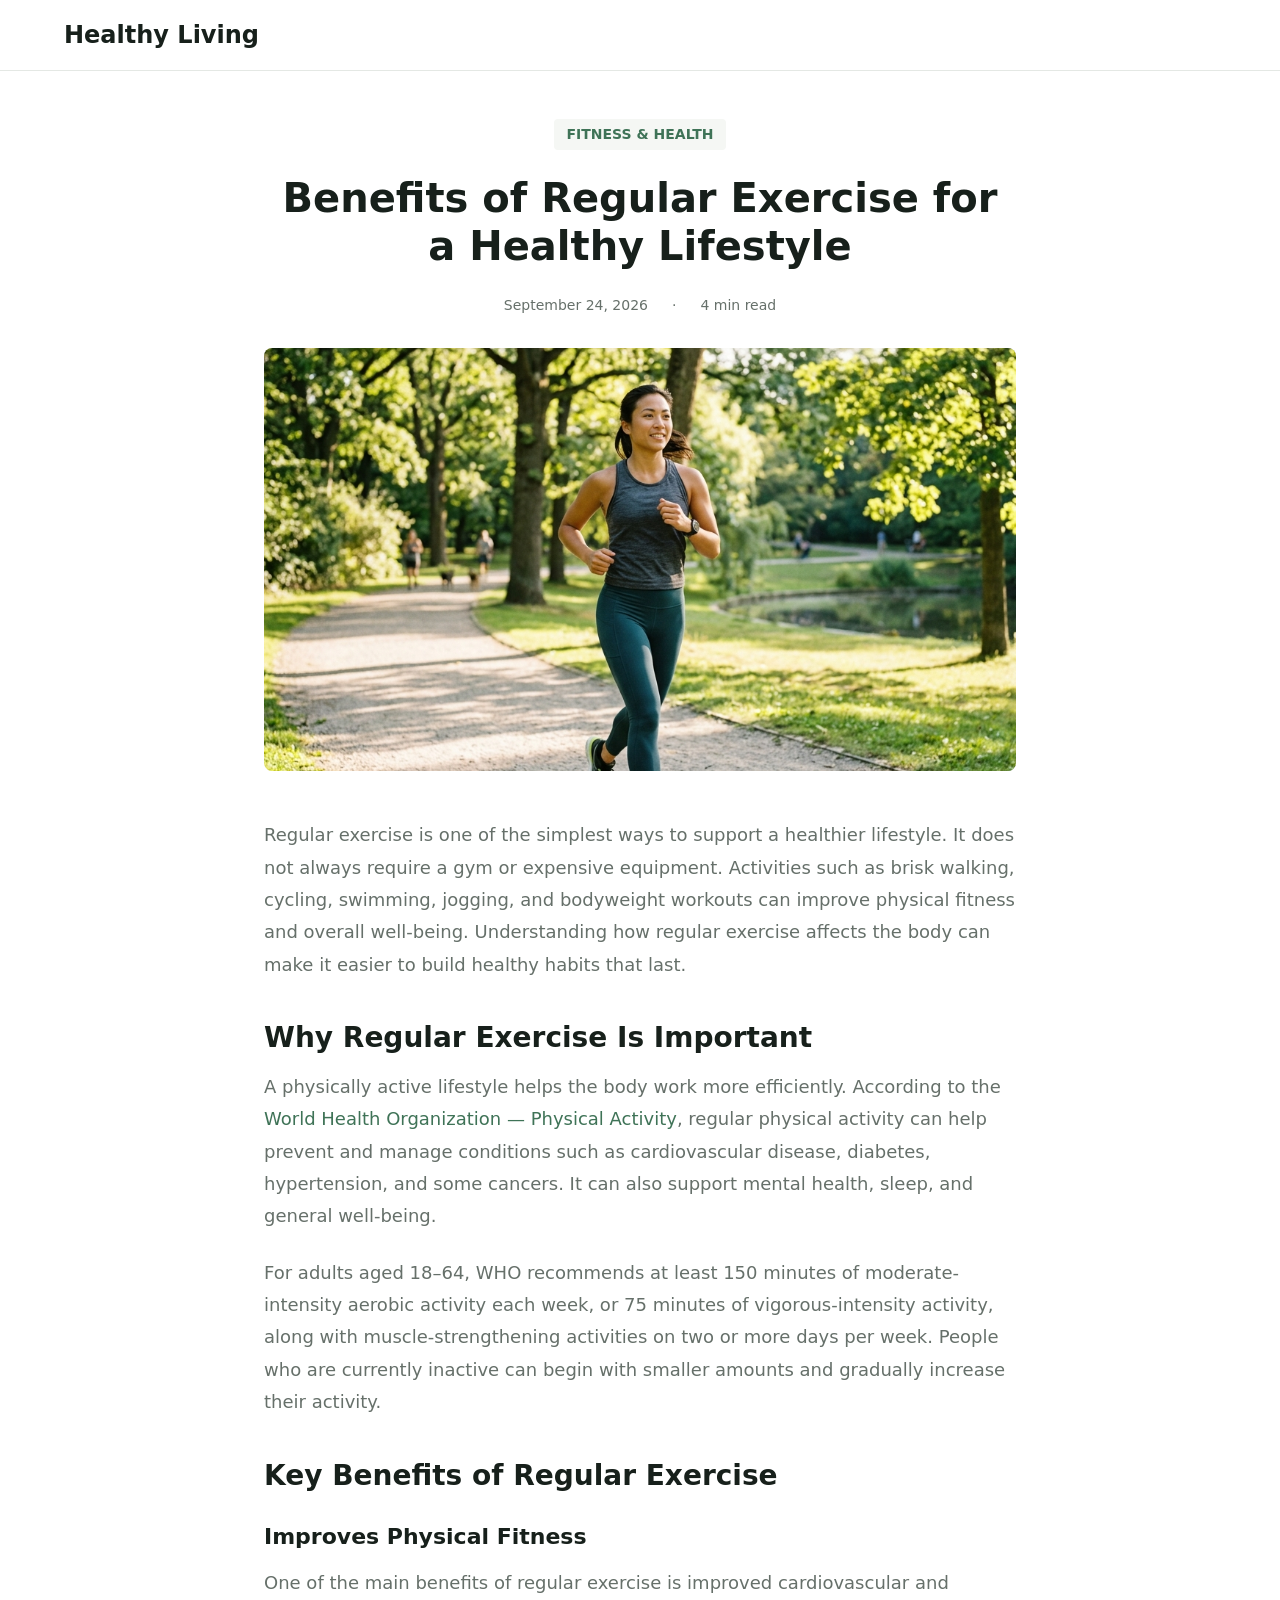
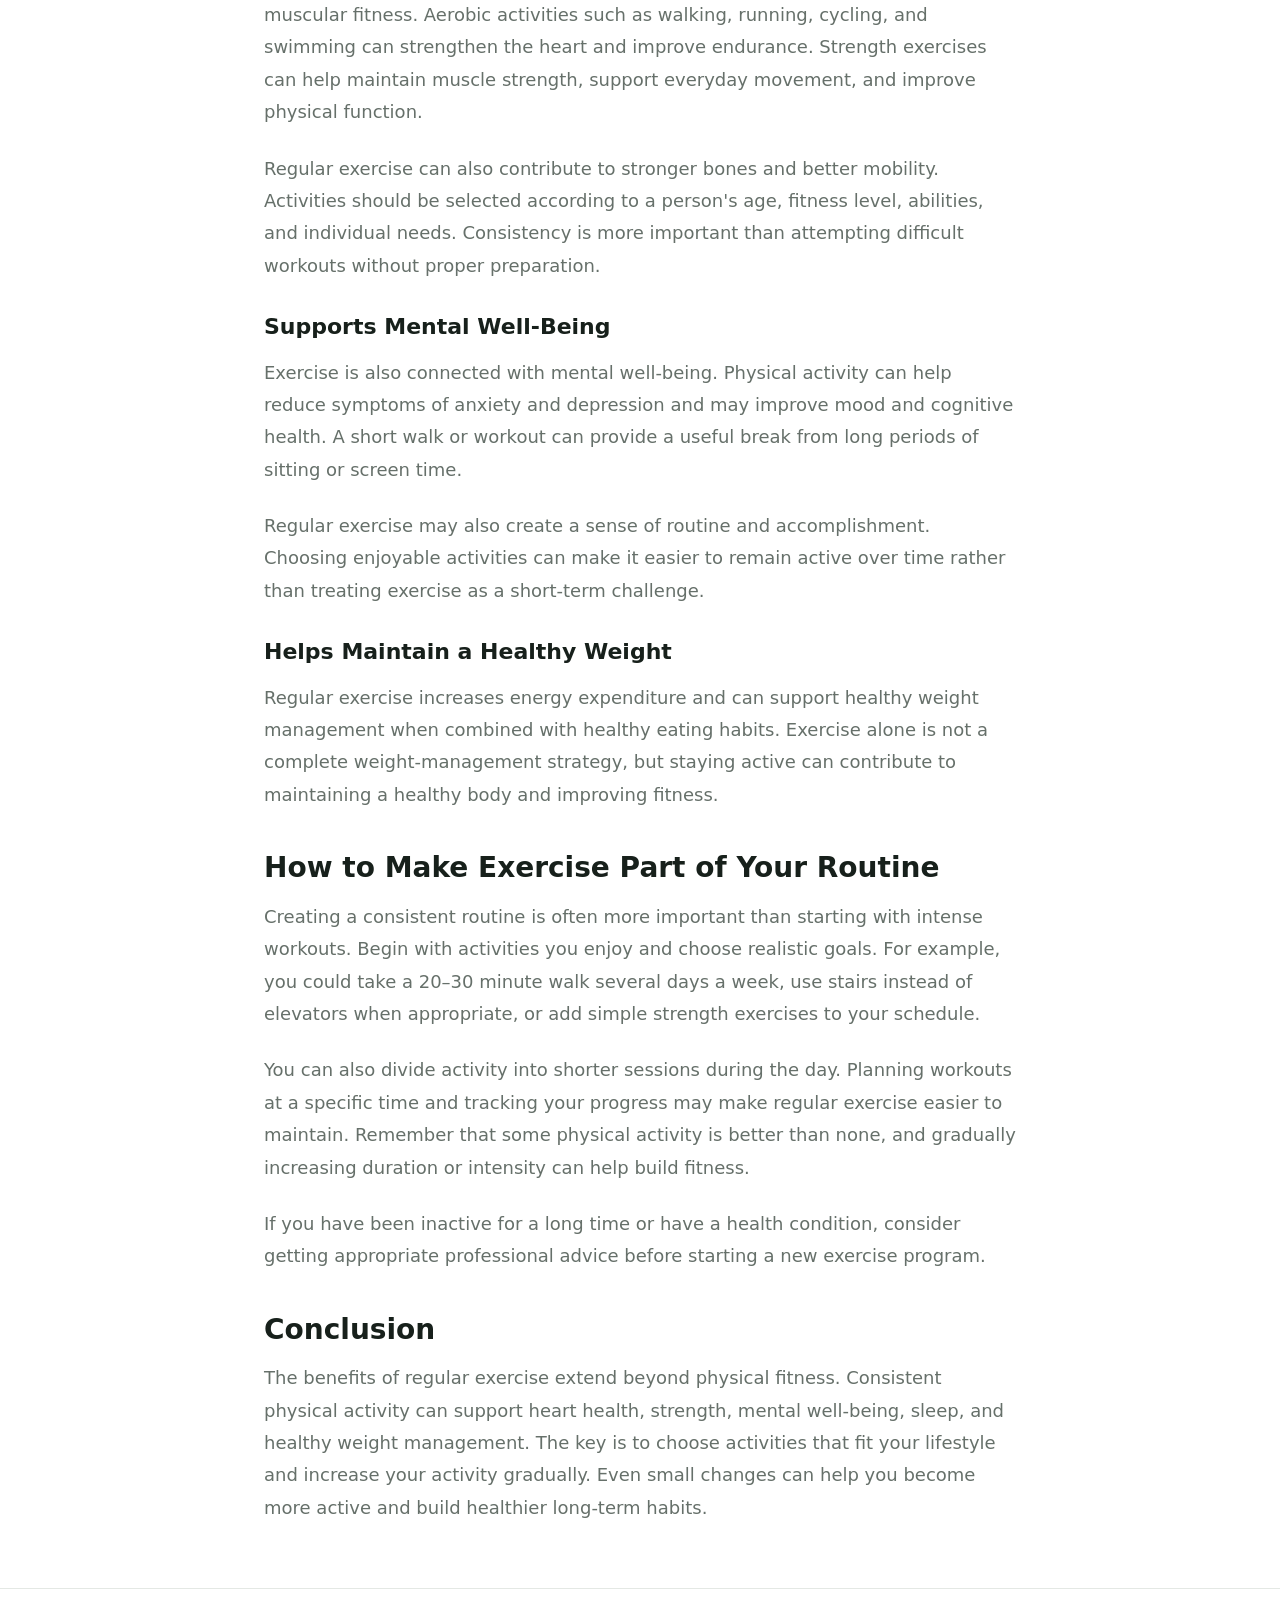
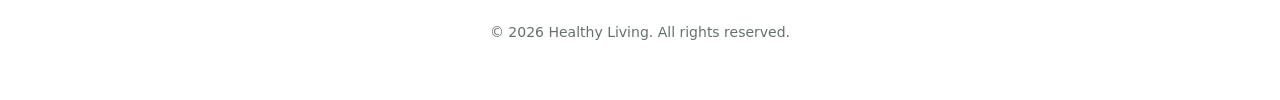
<file: index.html>
<!DOCTYPE html>
<html lang="en">
<head>
  <meta charset="UTF-8">
  <meta name="viewport" content="width=device-width, initial-scale=1.0">
  <title>Benefits of Regular Exercise for a Healthy Lifestyle</title>
  <meta name="description" content="Discover the benefits of regular exercise and learn how physical activity can improve fitness, mental well-being, and overall health.">
  <link rel="canonical" href="https://ishowdrift.github.io/seo-fitness-blog/">
  
  <link rel="stylesheet" href="assets/css/style.css">
  
  <!-- Open Graph -->
  <meta property="og:title" content="Benefits of Regular Exercise for a Healthy Lifestyle">
  <meta property="og:description" content="Discover the benefits of regular exercise and learn how physical activity can improve fitness, mental well-being, and overall health.">
  <meta property="og:url" content="https://ishowdrift.github.io/seo-fitness-blog/">
  <meta property="og:type" content="article">
  <meta property="og:image" content="https://ishowdrift.github.io/seo-fitness-blog/assets/images/exercise.jpg">
  
  <!-- Twitter Card -->
  <meta name="twitter:card" content="summary_large_image">
  <meta name="twitter:title" content="Benefits of Regular Exercise for a Healthy Lifestyle">
  <meta name="twitter:description" content="Discover the benefits of regular exercise and learn how physical activity can improve fitness, mental well-being, and overall health.">
  <meta name="twitter:image" content="https://ishowdrift.github.io/seo-fitness-blog/assets/images/exercise.jpg">
  
  <meta name="robots" content="index, follow">

  <!-- Structured Data JSON-LD -->
  <script type="application/ld+json">
  {
    "@context": "https://schema.org",
    "@type": "BlogPosting",
    "headline": "Benefits of Regular Exercise for a Healthy Lifestyle",
    "description": "Discover the benefits of regular exercise and learn how physical activity can improve fitness, mental well-being, and overall health.",
    "image": "https://ishowdrift.github.io/seo-fitness-blog/assets/images/exercise.jpg",
    "author": {
      "@type": "Organization",
      "name": "Healthy Living"
    },
    "publisher": {
      "@type": "Organization",
      "name": "Healthy Living",
      "logo": {
        "@type": "ImageObject",
        "url": "https://ishowdrift.github.io/seo-fitness-blog/assets/images/exercise.jpg"
      }
    },
    "datePublished": "2026-09-24",
    "dateModified": "2026-09-24",
    "mainEntityOfPage": {
      "@type": "WebPage",
      "@id": "https://ishowdrift.github.io/seo-fitness-blog/"
    }
  }
  </script>
</head>
<body>

  <header class="site-header">
    <div class="container header-inner">
      <a href="index.html" class="brand">Healthy Living</a>
    </div>
  </header>

  <main>
    <article class="article-container">
      <header class="article-header">
        <span class="category-label">FITNESS & HEALTH</span>
        <h1>Benefits of Regular Exercise for a Healthy Lifestyle</h1>
        <div class="article-meta">
          <span>September 24, 2026</span>
          <span>&middot;</span>
          <span>4 min read</span>
        </div>
      </header>

      <div class="hero-image-container">
        <img src="assets/images/exercise.jpg" alt="Person doing regular exercise for a healthy lifestyle" width="800" height="450" loading="eager">
      </div>

      <div class="article-content">
        <p>Regular exercise is one of the simplest ways to support a healthier lifestyle. It does not always require a gym or expensive equipment. Activities such as brisk walking, cycling, swimming, jogging, and bodyweight workouts can improve physical fitness and overall well-being. Understanding how regular exercise affects the body can make it easier to build healthy habits that last.</p>

        <h2>Why Regular Exercise Is Important</h2>
        <p>A physically active lifestyle helps the body work more efficiently. According to the <a href="https://www.who.int/news-room/fact-sheets/detail/physical-activity" target="_blank" rel="noopener noreferrer">World Health Organization — Physical Activity</a>, regular physical activity can help prevent and manage conditions such as cardiovascular disease, diabetes, hypertension, and some cancers. It can also support mental health, sleep, and general well-being.</p>
        <p>For adults aged 18–64, WHO recommends at least 150 minutes of moderate-intensity aerobic activity each week, or 75 minutes of vigorous-intensity activity, along with muscle-strengthening activities on two or more days per week. People who are currently inactive can begin with smaller amounts and gradually increase their activity.</p>

        <h2>Key Benefits of Regular Exercise</h2>
        
        <h3>Improves Physical Fitness</h3>
        <p>One of the main benefits of regular exercise is improved cardiovascular and muscular fitness. Aerobic activities such as walking, running, cycling, and swimming can strengthen the heart and improve endurance. Strength exercises can help maintain muscle strength, support everyday movement, and improve physical function.</p>
        <p>Regular exercise can also contribute to stronger bones and better mobility. Activities should be selected according to a person's age, fitness level, abilities, and individual needs. Consistency is more important than attempting difficult workouts without proper preparation.</p>

        <h3>Supports Mental Well-Being</h3>
        <p>Exercise is also connected with mental well-being. Physical activity can help reduce symptoms of anxiety and depression and may improve mood and cognitive health. A short walk or workout can provide a useful break from long periods of sitting or screen time.</p>
        <p>Regular exercise may also create a sense of routine and accomplishment. Choosing enjoyable activities can make it easier to remain active over time rather than treating exercise as a short-term challenge.</p>

        <h3>Helps Maintain a Healthy Weight</h3>
        <p>Regular exercise increases energy expenditure and can support healthy weight management when combined with healthy eating habits. Exercise alone is not a complete weight-management strategy, but staying active can contribute to maintaining a healthy body and improving fitness.</p>

        <h2>How to Make Exercise Part of Your Routine</h2>
        <p>Creating a consistent routine is often more important than starting with intense workouts. Begin with activities you enjoy and choose realistic goals. For example, you could take a 20–30 minute walk several days a week, use stairs instead of elevators when appropriate, or add simple strength exercises to your schedule.</p>
        <p>You can also divide activity into shorter sessions during the day. Planning workouts at a specific time and tracking your progress may make regular exercise easier to maintain. Remember that some physical activity is better than none, and gradually increasing duration or intensity can help build fitness.</p>
        <p>If you have been inactive for a long time or have a health condition, consider getting appropriate professional advice before starting a new exercise program.</p>

        <h2>Conclusion</h2>
        <p>The benefits of regular exercise extend beyond physical fitness. Consistent physical activity can support heart health, strength, mental well-being, sleep, and healthy weight management. The key is to choose activities that fit your lifestyle and increase your activity gradually. Even small changes can help you become more active and build healthier long-term habits.</p>
      </div>
    </article>
  </main>

  <footer class="site-footer">
    <div class="container">
      <p>&copy; 2026 Healthy Living. All rights reserved.</p>
    </div>
  </footer>

</body>
</html>
</file>
<file: assets/css/style.css>
:root {
  --bg-color: #FFFFFF;
  --text-primary: #17201B;
  --text-secondary: #66706A;
  --bg-soft: #F5F7F4;
  --accent-color: #3F7357;
  --border-color: #E4E8E4;
  
  --font-family: 'Inter', system-ui, -apple-system, BlinkMacSystemFont, "Segoe UI", Roboto, Helvetica, Arial, sans-serif;
}

* {
  box-sizing: border-box;
  margin: 0;
  padding: 0;
}

body {
  font-family: var(--font-family);
  background-color: var(--bg-color);
  color: var(--text-primary);
  line-height: 1.6;
  -webkit-font-smoothing: antialiased;
}

/* Typography */
h1, h2, h3, h4, h5, h6 {
  color: var(--text-primary);
  line-height: 1.2;
  margin-bottom: 1rem;
}

p {
  color: var(--text-secondary);
  margin-bottom: 1.5rem;
}

a {
  color: var(--accent-color);
  text-decoration: none;
  transition: color 0.2s ease;
}

a:hover {
  text-decoration: underline;
}

img {
  max-width: 100%;
  height: auto;
  display: block;
}

/* Layout Classes */
.container {
  width: 100%;
  max-width: 1200px;
  margin: 0 auto;
  padding: 0 1.5rem;
}

.article-container {
  width: 100%;
  max-width: 800px;
  margin: 0 auto;
  padding: 0 1.5rem;
}

/* Header */
.site-header {
  border-bottom: 1px solid var(--border-color);
  padding: 1rem 0;
  position: sticky;
  top: 0;
  background-color: var(--bg-color);
  z-index: 100;
}

.header-inner {
  display: flex;
  justify-content: space-between;
  align-items: center;
}

.brand {
  font-size: 1.5rem;
  font-weight: 700;
  color: var(--text-primary);
}

.brand:hover {
  text-decoration: none;
}

.main-nav {
  display: flex;
}

.nav-list {
  display: flex;
  list-style: none;
  gap: 2rem;
}

.nav-list a {
  color: var(--text-secondary);
  font-weight: 500;
}

.nav-list a:hover {
  color: var(--accent-color);
  text-decoration: none;
}

/* Mobile Menu */
.menu-toggle {
  display: none;
  background: none;
  border: none;
  font-size: 1.5rem;
  cursor: pointer;
  color: var(--text-primary);
}

@media (max-width: 768px) {
  .menu-toggle {
    display: block;
  }
  
  .main-nav {
    display: none;
    position: absolute;
    top: 100%;
    left: 0;
    right: 0;
    background-color: var(--bg-color);
    border-bottom: 1px solid var(--border-color);
    padding: 1rem;
    box-shadow: 0 4px 6px -1px rgba(0, 0, 0, 0.05);
  }
  
  .main-nav.active {
    display: block;
  }
  
  .nav-list {
    flex-direction: column;
    gap: 1rem;
    text-align: center;
  }
}

/* Button */
.btn {
  display: inline-block;
  background-color: var(--accent-color);
  color: #fff;
  padding: 0.75rem 1.5rem;
  border-radius: 4px;
  font-weight: 500;
  text-decoration: none;
  transition: background-color 0.2s;
  border: none;
  cursor: pointer;
}

.btn:hover {
  background-color: #2e543f;
  text-decoration: none;
}

/* Hero Section */
.hero {
  background-color: var(--bg-soft);
  padding: 4rem 0;
  text-align: center;
  margin-bottom: 3rem;
}

.hero .eyebrow {
  display: inline-block;
  font-size: 0.875rem;
  font-weight: 600;
  color: var(--accent-color);
  text-transform: uppercase;
  letter-spacing: 1px;
  margin-bottom: 1rem;
}

.hero h1 {
  font-size: 2.5rem;
  margin-bottom: 1.5rem;
}

.hero p {
  font-size: 1.125rem;
  max-width: 600px;
  margin: 0 auto 2rem;
}

/* Home Page Sections */
.section-title {
  font-size: 1.75rem;
  margin-bottom: 2rem;
  text-align: center;
}

.featured-article, .latest-topics {
  padding: 3rem 0;
}

.card {
  border: 1px solid var(--border-color);
  border-radius: 8px;
  padding: 2rem;
  text-align: center;
  background-color: var(--bg-color);
  transition: box-shadow 0.2s;
  height: 100%;
}

.card:hover {
  box-shadow: 0 4px 12px rgba(0, 0, 0, 0.05);
}

.card h3 {
  font-size: 1.5rem;
  margin-bottom: 1rem;
}

.cards-grid {
  display: grid;
  grid-template-columns: repeat(auto-fit, minmax(280px, 1fr));
  gap: 2rem;
}

.topic-card {
  padding: 1.5rem;
  border: 1px solid var(--border-color);
  border-radius: 8px;
  background-color: var(--bg-soft);
  text-align: center;
  display: block;
  color: var(--text-primary);
  text-decoration: none;
  font-weight: 600;
  font-size: 1.125rem;
  transition: transform 0.2s, background-color 0.2s;
}

.topic-card:hover {
  background-color: var(--border-color);
  text-decoration: none;
  transform: translateY(-2px);
}

/* Article Page */
.article-header {
  margin: 3rem 0 2rem;
  text-align: center;
}

.breadcrumb {
  font-size: 0.875rem;
  color: var(--text-secondary);
  margin-bottom: 1.5rem;
}

.breadcrumb a {
  color: var(--text-secondary);
}

.breadcrumb a:hover {
  color: var(--accent-color);
}

.category-label {
  display: inline-block;
  background-color: var(--bg-soft);
  color: var(--accent-color);
  font-size: 0.875rem;
  font-weight: 600;
  padding: 0.25rem 0.75rem;
  border-radius: 4px;
  margin-bottom: 1.5rem;
}

.article-header h1 {
  font-size: 2.5rem;
  margin-bottom: 1.5rem;
}

.article-meta {
  display: flex;
  justify-content: center;
  gap: 1.5rem;
  font-size: 0.875rem;
  color: var(--text-secondary);
}

.hero-image-container {
  margin-bottom: 3rem;
  border-radius: 8px;
  overflow: hidden;
}

.hero-image-container img {
  width: 100%;
  aspect-ratio: 16/9;
  object-fit: cover;
}

.article-content {
  font-size: 1.125rem;
  line-height: 1.8;
  color: var(--text-primary);
}

.article-content h2 {
  font-size: 1.75rem;
  margin-top: 2.5rem;
  margin-bottom: 1rem;
}

.article-content h3 {
  font-size: 1.375rem;
  margin-top: 2rem;
  margin-bottom: 1rem;
}

.article-content p {
  margin-bottom: 1.5rem;
}

/* Footer */
.site-footer {
  border-top: 1px solid var(--border-color);
  padding: 2rem 0;
  margin-top: 4rem;
  text-align: center;
  color: var(--text-secondary);
  font-size: 0.875rem;
}

/* Utilities */
.text-center { text-align: center; }
.mb-2 { margin-bottom: 2rem; }

/* Responsive Adjustments */
@media (max-width: 768px) {
  .hero h1 { font-size: 2rem; }
  .article-header h1 { font-size: 2rem; }
  .hero { padding: 3rem 0; }
  .article-content { font-size: 1rem; }
}
</file>
